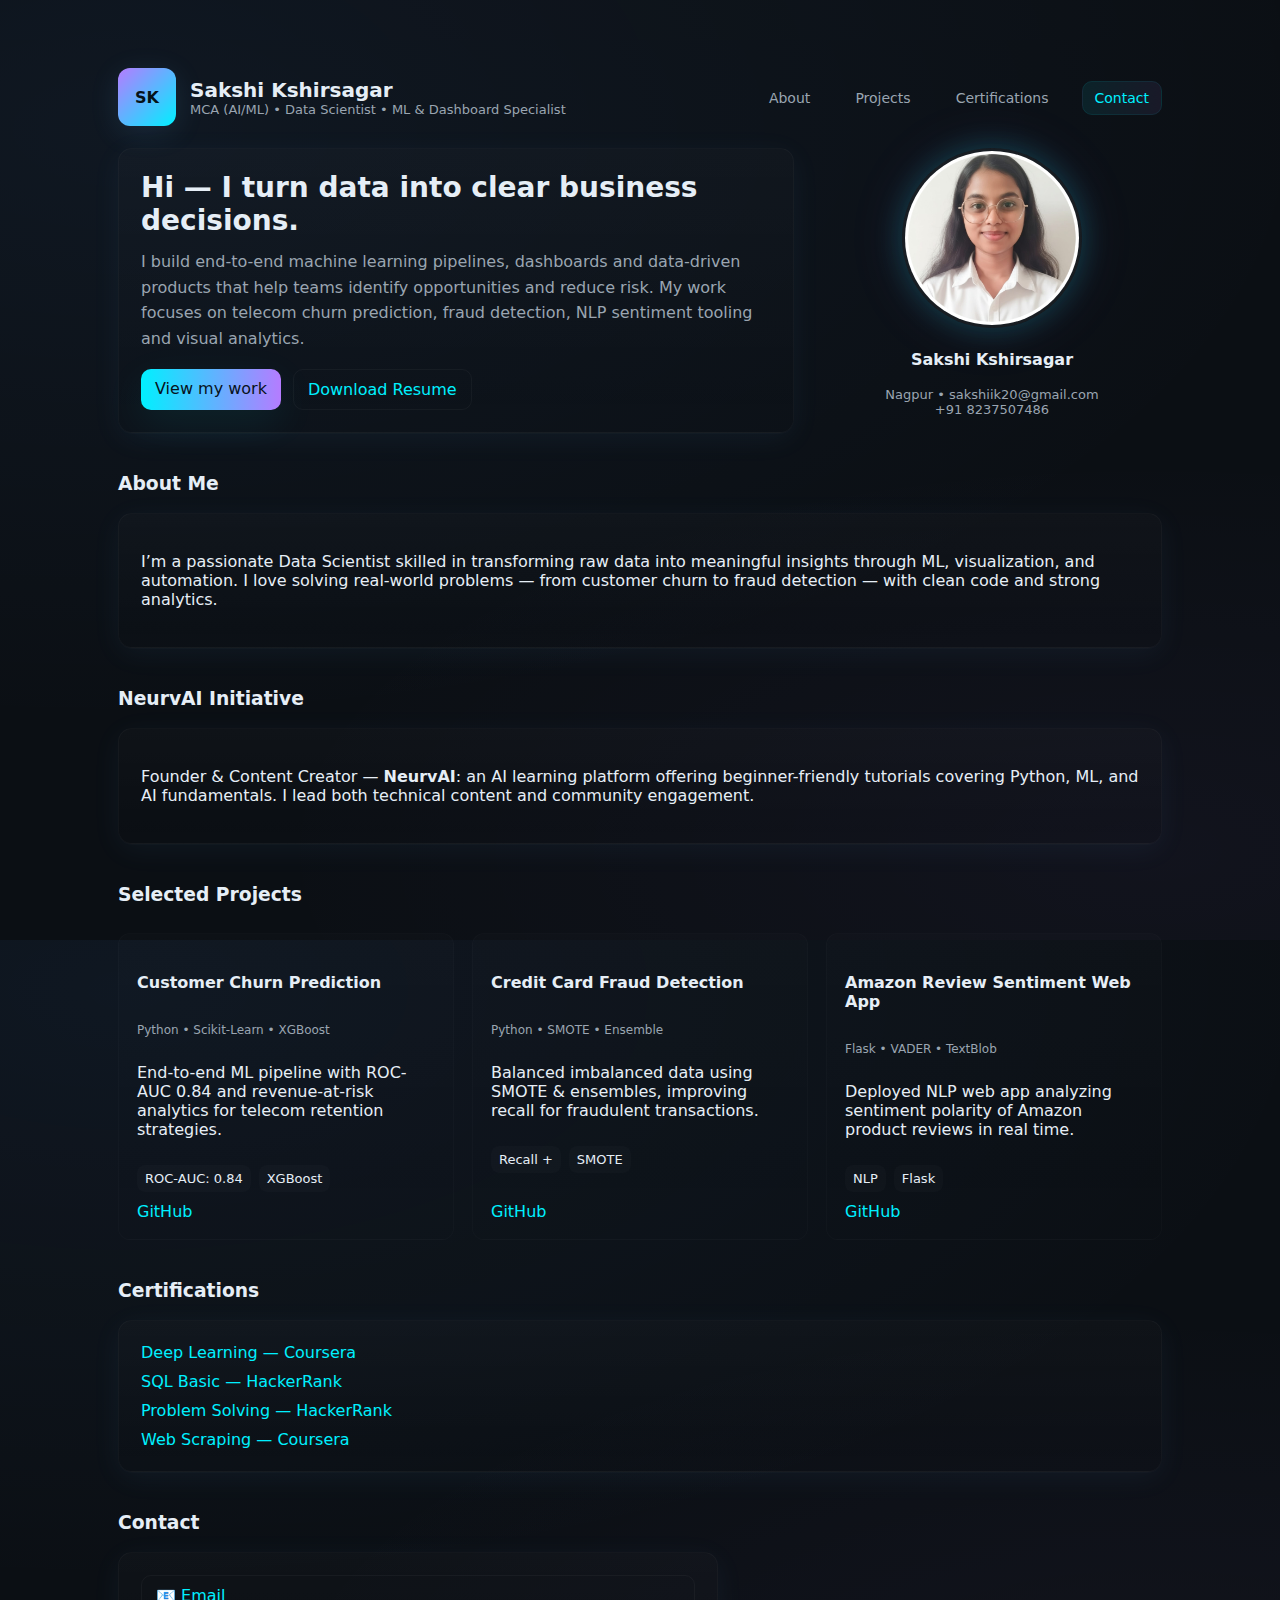
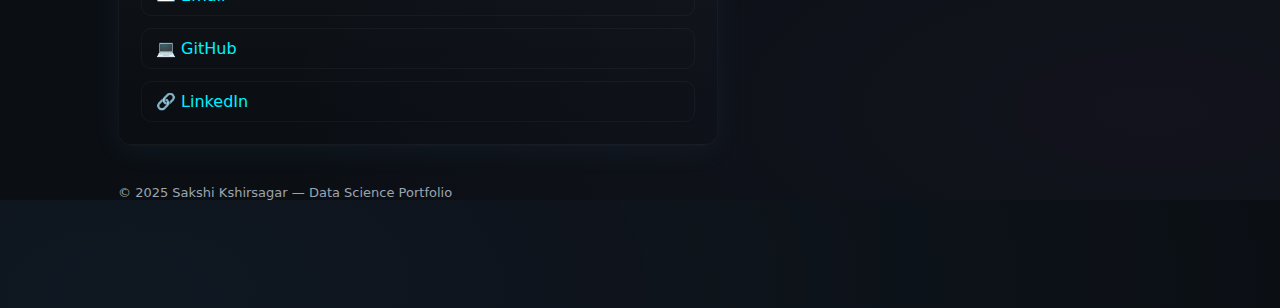
<file: index.html>
<!doctype html>
<html lang="en">
<head>
  <meta charset="utf-8" />
  <meta name="viewport" content="width=device-width, initial-scale=1" />
  <title>Sakshi Kshirsagar — Data Science Portfolio</title>
  <meta name="description" content="Sakshi Kshirsagar — Data Science portfolio showcasing ML projects, dashboards, and data storytelling." />
  <style>
    :root{
      --bg:#0b0f14;
      --card:#0f1720;
      --muted:#9aa5b1;
      --accent1:#00f0ff;
      --accent2:#b57cff;
      --glow: 0 6px 30px rgba(96,187,255,0.06), 0 1px 0 rgba(255,255,255,0.02);
      --radius:14px;
      font-family: Inter, ui-sans-serif, system-ui, -apple-system, "Segoe UI", Roboto, "Helvetica Neue", Arial;
      color-scheme: dark;
    }
    *{box-sizing:border-box}
    html,body{height:100%;margin:0;background:radial-gradient(1200px 600px at 10% 10%, rgba(88,160,255,0.06), transparent), radial-gradient(900px 400px at 90% 90%, rgba(181,124,255,0.04), transparent), var(--bg); color:#e6eef6; scroll-behavior:smooth;}
    a{color:var(--accent1);text-decoration:none}
    .container{max-width:1100px;margin:40px auto;padding:28px}

    header{display:flex;align-items:center;justify-content:space-between;gap:20px}
    .brand{display:flex;align-items:center;gap:14px}
    .logo{width:58px;height:58px;border-radius:12px;background:linear-gradient(135deg,var(--accent2),var(--accent1));display:flex;align-items:center;justify-content:center;font-weight:700;color:#051219;box-shadow:0 6px 30px rgba(96,187,255,0.12)}
    .brand h1{font-size:20px;margin:0}
    nav a{margin-left:16px;padding:8px 12px;border-radius:10px;font-size:14px;color:var(--muted);transition:all 0.3s ease}
    nav a:hover{color:#fff;background:rgba(255,255,255,0.05)}
    nav a.cta{background:linear-gradient(90deg, rgba(0,240,255,0.08), rgba(181,124,255,0.08));color:var(--accent1);border:1px solid rgba(0,240,255,0.08)}

    .hero{display:grid;grid-template-columns:1fr 340px;gap:28px;margin-top:22px}
    .card{background:linear-gradient(180deg,rgba(255,255,255,0.02), transparent);border-radius:var(--radius);padding:22px;box-shadow:var(--glow);border:1px solid rgba(255,255,255,0.03)}
    .intro h2{margin:0;font-size:28px}
    .intro p{color:var(--muted);margin-top:12px;line-height:1.6}
    .ctas{margin-top:18px;display:flex;gap:12px}
    .button{padding:10px 14px;border-radius:10px;background:transparent;border:1px solid rgba(255,255,255,0.04);cursor:pointer;transition:all 0.3s ease}
    .button:hover{transform:translateY(-2px);box-shadow:0 6px 20px rgba(0,240,255,0.1)}
    .button.primary{background:linear-gradient(90deg,var(--accent1),var(--accent2));color:#07121b;border:none;box-shadow:0 12px 40px rgba(0,240,255,0.08)}

    .sidebar{display:flex;flex-direction:column;gap:18px;align-items:center;text-align:center}
    .avatar img{width:180px;height:180px;border-radius:50%;object-fit:cover;box-shadow:0 0 30px rgba(0,240,255,0.2),0 0 60px rgba(181,124,255,0.1);border:3px solid rgba(255,255,255,0.05)}
    .small{font-size:13px;color:var(--muted)}
    .skills{display:grid;gap:12px;margin-top:12px;width:100%}
    .skill{display:flex;justify-content:space-between;align-items:center}
    .bar{width:100%;height:10px;background:rgba(255,255,255,0.03);border-radius:8px;margin-left:12px;position:relative;overflow:hidden}
    .bar > i{position:absolute;left:0;top:0;height:100%;border-radius:8px;background:linear-gradient(90deg,var(--accent1),var(--accent2));box-shadow:0 6px 24px rgba(181,124,255,0.06)}

    .projects{margin-top:28px;display:grid;grid-template-columns:repeat(auto-fit,minmax(320px,1fr));gap:18px}
    .project{padding:18px;border-radius:12px;background:linear-gradient(180deg,rgba(255,255,255,0.01),transparent);border:1px solid rgba(255,255,255,0.02);display:flex;flex-direction:column;gap:10px;transition:all 0.4s ease}
    .project:hover{transform:translateY(-6px) scale(1.02);box-shadow:0 8px 28px rgba(0,240,255,0.1)}
    .tech{font-size:12px;color:var(--muted)}
    .metrics{display:flex;gap:8px;flex-wrap:wrap}
    .chip{padding:6px 8px;border-radius:8px;background:rgba(255,255,255,0.02);font-size:13px}
    .links{margin-top:auto;display:flex;gap:10px}

    footer{margin:40px 0 80px;display:flex;justify-content:space-between;align-items:center;color:var(--muted);font-size:13px}
    @media (max-width:900px){.hero{grid-template-columns:1fr}.container{padding:18px}.avatar img{width:140px;height:140px}}
  </style>
</head>
<body>
  <div class="container">
    <header>
      <div class="brand">
        <div class="logo">SK</div>
        <div>
          <h1>Sakshi Kshirsagar</h1>
          <div class="small">MCA (AI/ML) • Data Scientist • ML & Dashboard Specialist</div>
        </div>
      </div>
      <nav>
        <a href="#about">About</a>
        <a href="#projects">Projects</a>
        <a href="#certifications">Certifications</a>
        <a href="#contact" class="cta">Contact</a>
      </nav>
    </header>

    <section class="hero">
      <div class="card intro">
        <h2>Hi — I turn data into clear business decisions.</h2>
        <p>I build end-to-end machine learning pipelines, dashboards and data-driven products that help teams identify opportunities and reduce risk. My work focuses on telecom churn prediction, fraud detection, NLP sentiment tooling and visual analytics.</p>
        <div class="ctas">
          <a class="button primary" href="#projects">View my work</a>
          <a class="button" href="https://drive.google.com/file/d/1h9dD7mBeXDbq61nl49GDTX69z0NN2Mck/view?usp=drivesdk" download>Download Resume</a>
        </div>
      </div>
      <aside class="sidebar">
        <div class="avatar"><img src="image.jpg" alt="Sakshi Kshirsagar"></div>
        <strong>Sakshi Kshirsagar</strong>
        <div class="small">Nagpur • sakshiik20@gmail.com<br/>+91 8237507486</div>
      </aside>
    </section>

    <section id="about" style="margin-top:40px">
      <h3>About Me</h3>
      <div class="card">
        <p>I’m a passionate Data Scientist skilled in transforming raw data into meaningful insights through ML, visualization, and automation. I love solving real-world problems — from customer churn to fraud detection — with clean code and strong analytics.</p>
      </div>
    </section>

    <section id="neurvai" style="margin-top:40px">
      <h3>NeurvAI Initiative</h3>
      <div class="card">
        <p>Founder & Content Creator — <strong>NeurvAI</strong>: an AI learning platform offering beginner-friendly tutorials covering Python, ML, and AI fundamentals. I lead both technical content and community engagement.</p>
      </div>
    </section>

    <section id="projects" style="margin-top:40px">
      <h3>Selected Projects</h3>
      <div class="projects">
        <article class="project"><h4>Customer Churn Prediction</h4><div class="tech">Python • Scikit-Learn • XGBoost</div><p>End-to-end ML pipeline with ROC-AUC 0.84 and revenue-at-risk analytics for telecom retention strategies.</p><div class="metrics"><span class="chip">ROC-AUC: 0.84</span><span class="chip">XGBoost</span></div><div class="links"><a href="https://github.com/SakshiKshirsagar173/Customer-Churn-Prediction-Model">GitHub</a></div></article>
        <article class="project"><h4>Credit Card Fraud Detection</h4><div class="tech">Python • SMOTE • Ensemble</div><p>Balanced imbalanced data using SMOTE & ensembles, improving recall for fraudulent transactions.</p><div class="metrics"><span class="chip">Recall +</span><span class="chip">SMOTE</span></div><div class="links"><a href="https://github.com/SakshiKshirsagar173/credit-card-fraud-detection">GitHub</a></div></article>
        <article class="project"><h4>Amazon Review Sentiment Web App</h4><div class="tech">Flask • VADER • TextBlob</div><p>Deployed NLP web app analyzing sentiment polarity of Amazon product reviews in real time.</p><div class="metrics"><span class="chip">NLP</span><span class="chip">Flask</span></div><div class="links"><a href="https://github.com/SakshiKshirsagar173/Amazon-Sentiment-Analysis">GitHub</a></div></article>
      </div>
    </section>

    <section id="certifications" style="margin-top:40px">
      <h3>Certifications</h3>
      <div class="card" style="display:flex;flex-direction:column;gap:10px">
        <a href="https://drive.google.com/file/d/1cgenEsYQxvmy5FR4Az-9x5HOjPvNHoFF/view?usp=drivesdk" target="_blank">Deep Learning — Coursera</a>
        <a href="https://drive.google.com/file/d/1ZwW1QhOCI2Fbr_4TeUeG_pzIMh0RVwHn/view?usp=drivesdk" target="_blank">SQL Basic — HackerRank</a>
        <a href="https://drive.google.com/file/d/1CyWypUMhpqhSxIS4oZz7pX_e-CONdMNJ/view?usp=drivesdk" target="_blank">Problem Solving — HackerRank</a>
        <a href="https://drive.google.com/file/d/1c2AJPVPTeBTlDlZeIWzIgL1yWnfWW1SU/view?usp=drivesdk" target="_blank">Web Scraping — Coursera</a>
      </div>
    </section>

    <section id="contact" style="margin-top:40px">
      <h3>Contact</h3>
      <div class="card" style="display:flex;flex-direction:column;gap:12px;max-width:600px">
        <a class="button" href="mailto:sakshiik20@gmail.com">📧 Email</a>
        <a class="button" href="https://github.com/SakshiKshirsagar173" target="_blank">💻 GitHub</a>
        <a class="button" href="https://www.linkedin.com/in/sakshi-kshirsagar-224146372/" target="_blank">🔗 LinkedIn</a>
      </div>
    </section>

    <footer>
      <span>© 2025 Sakshi Kshirsagar — Data Science Portfolio</span>
      
    </footer>
  </div>
</body>
</html>
</file>
